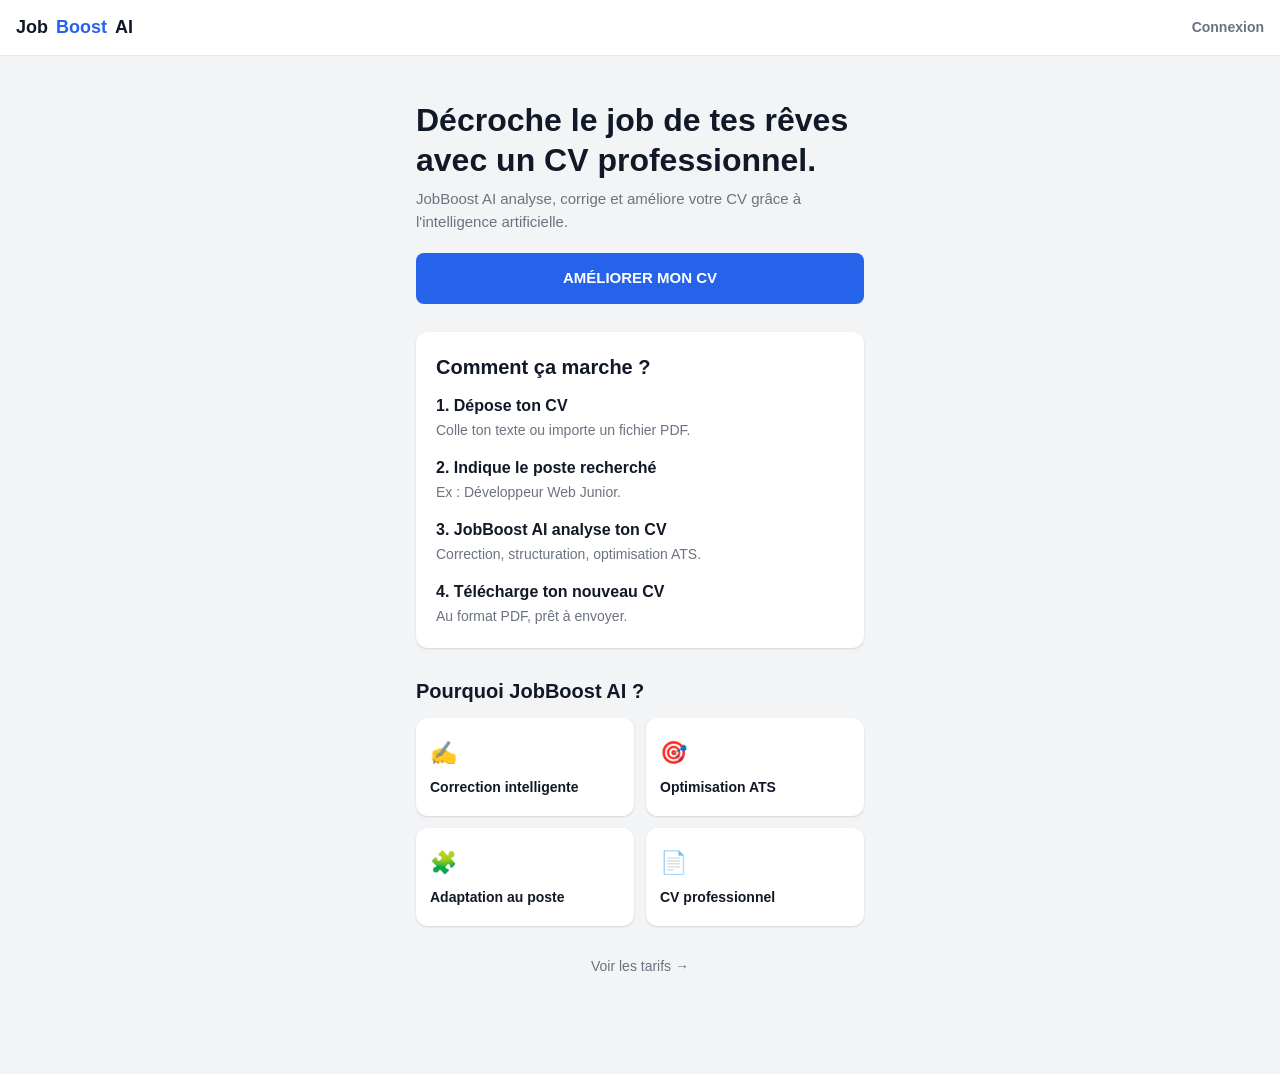
<file: index.html>
<!DOCTYPE html>
<html lang="fr">
<head>
<meta charset="UTF-8">
<meta name="viewport" content="width=device-width, initial-scale=1.0, viewport-fit=cover">
<title>JobBoost AI — Boostez votre CV avec l'IA</title>
<meta name="description" content="JobBoost AI analyse, corrige et améliore votre CV grâce à l'intelligence artificielle.">
<link rel="stylesheet" href="style.css">
</head>
<body>

<header class="topbar">
  <div class="topbar__brand">Job<span>Boost</span> AI</div>
  <a href="login.html" class="muted" style="font-weight:600;">Connexion</a>
</header>

<main class="container">
  <section style="padding-top:12px;">
    <h1>Décroche le job de tes rêves avec un CV professionnel.</h1>
    <p class="subtitle">JobBoost AI analyse, corrige et améliore votre CV grâce à l'intelligence artificielle.</p>
    <a href="login.html" class="btn btn--primary">AMÉLIORER MON CV</a>
  </section>

  <section class="card" style="margin-top:28px;">
    <h2>Comment ça marche ?</h2>
    <div style="display:flex; flex-direction:column; gap:14px;">
      <div><strong>1. Dépose ton CV</strong><br><span class="muted">Colle ton texte ou importe un fichier PDF.</span></div>
      <div><strong>2. Indique le poste recherché</strong><br><span class="muted">Ex : Développeur Web Junior.</span></div>
      <div><strong>3. JobBoost AI analyse ton CV</strong><br><span class="muted">Correction, structuration, optimisation ATS.</span></div>
      <div><strong>4. Télécharge ton nouveau CV</strong><br><span class="muted">Au format PDF, prêt à envoyer.</span></div>
    </div>
  </section>

  <section style="margin-top:28px;">
    <h2>Pourquoi JobBoost AI ?</h2>
    <div class="grid-actions">
      <div class="action-tile"><div class="action-tile__icon">✍️</div><div class="action-tile__label">Correction intelligente</div></div>
      <div class="action-tile"><div class="action-tile__icon">🎯</div><div class="action-tile__label">Optimisation ATS</div></div>
      <div class="action-tile"><div class="action-tile__icon">🧩</div><div class="action-tile__label">Adaptation au poste</div></div>
      <div class="action-tile"><div class="action-tile__icon">📄</div><div class="action-tile__label">CV professionnel</div></div>
    </div>
  </section>

  <section style="margin-top:28px; text-align:center;">
    <a href="pricing.html" class="muted">Voir les tarifs →</a>
  </section>
</main>

</body>
</html>
</file>
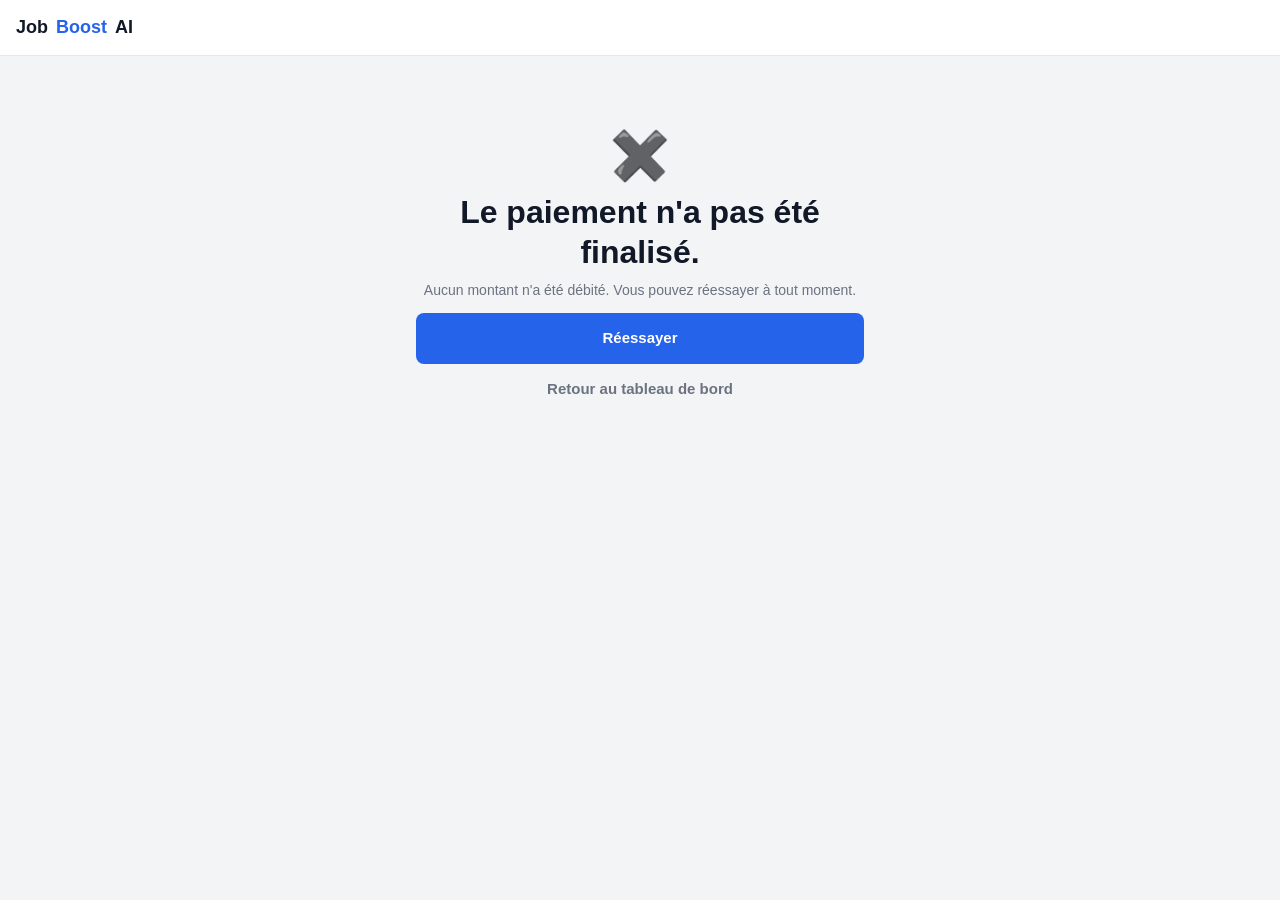
<file: cancel.html>
<!DOCTYPE html>
<html lang="fr">
<head>
<meta charset="UTF-8">
<meta name="viewport" content="width=device-width, initial-scale=1.0, viewport-fit=cover">
<title>Paiement annulé — JobBoost AI</title>
<link rel="stylesheet" href="style.css">
</head>
<body>

<header class="topbar">
  <div class="topbar__brand">Job<span>Boost</span> AI</div>
  <span style="width:32px;"></span>
</header>

<main class="container" style="text-align:center; padding-top:64px;">
  <div style="font-size:48px;">✖️</div>
  <h1>Le paiement n'a pas été finalisé.</h1>
  <p class="muted">Aucun montant n'a été débité. Vous pouvez réessayer à tout moment.</p>
  <a href="pricing.html" class="btn btn--primary">Réessayer</a>
  <a href="dashboard.html" class="btn btn--ghost">Retour au tableau de bord</a>
</main>

</body>
</html>
</file>
<file: style.css>
/* style.css — JobBoost AI
   Design mobile-first. Palette imposée par le brief :
   Bleu #2563EB · Blanc #FFFFFF · Gris #F3F4F6 · Texte #111827 */

:root {
  --blue: #2563EB;
  --blue-dark: #1D4ED8;
  --blue-light: #EFF4FF;
  --white: #FFFFFF;
  --gray: #F3F4F6;
  --gray-border: #E5E7EB;
  --text: #111827;
  --text-muted: #6B7280;
  --success: #16A34A;
  --success-bg: #F0FDF4;
  --danger: #DC2626;
  --danger-bg: #FEF2F2;
  --warning: #D97706;
  --warning-bg: #FFFBEB;
  --radius: 12px;
  --radius-sm: 8px;
  --shadow: 0 1px 2px rgba(17,24,39,0.06), 0 1px 3px rgba(17,24,39,0.08);
  --font: -apple-system, "Inter", "Segoe UI", Roboto, Helvetica, Arial, sans-serif;
  --max-width: 480px;
}

* { box-sizing: border-box; }

html, body {
  margin: 0;
  padding: 0;
  background: var(--gray);
  color: var(--text);
  font-family: var(--font);
  font-size: 16px;
  line-height: 1.5;
  -webkit-font-smoothing: antialiased;
}

a { color: var(--blue); text-decoration: none; }
a:hover { text-decoration: underline; }

img { max-width: 100%; display: block; }

.container {
  max-width: var(--max-width);
  margin: 0 auto;
  padding: 20px 16px 96px;
}

.container--wide { max-width: 720px; }

/* --- Topbar --- */
.topbar {
  position: sticky;
  top: 0;
  z-index: 20;
  background: var(--white);
  border-bottom: 1px solid var(--gray-border);
  display: flex;
  align-items: center;
  justify-content: space-between;
  padding: 14px 16px;
}

.topbar__brand {
  font-weight: 700;
  font-size: 18px;
  color: var(--text);
  display: flex;
  align-items: center;
  gap: 8px;
}

.topbar__brand span { color: var(--blue); }

.topbar__back {
  border: none;
  background: none;
  font-size: 20px;
  color: var(--text);
  cursor: pointer;
  padding: 4px 8px;
}

/* --- Typography --- */
h1 { font-size: 26px; font-weight: 800; line-height: 1.25; margin: 0 0 8px; }
h2 { font-size: 20px; font-weight: 700; margin: 0 0 12px; }
h3 { font-size: 16px; font-weight: 700; margin: 0 0 8px; }
p { margin: 0 0 12px; color: var(--text); }
.subtitle { color: var(--text-muted); font-size: 15px; margin-bottom: 20px; }
.muted { color: var(--text-muted); font-size: 14px; }

/* --- Buttons --- */
.btn {
  display: inline-flex;
  align-items: center;
  justify-content: center;
  gap: 8px;
  width: 100%;
  padding: 14px 18px;
  border-radius: var(--radius-sm);
  border: none;
  font-size: 15px;
  font-weight: 600;
  cursor: pointer;
  transition: background 0.15s ease, transform 0.05s ease;
  font-family: inherit;
}
.btn:active { transform: scale(0.98); }
.btn:disabled { opacity: 0.55; cursor: not-allowed; transform: none; }

.btn--primary { background: var(--blue); color: var(--white); }
.btn--primary:hover:not(:disabled) { background: var(--blue-dark); }

.btn--secondary { background: var(--white); color: var(--blue); border: 1px solid var(--blue); }
.btn--secondary:hover:not(:disabled) { background: var(--blue-light); }

.btn--ghost { background: transparent; color: var(--text-muted); }

.btn--danger { background: var(--danger); color: var(--white); }

.btn--sm { width: auto; padding: 8px 14px; font-size: 14px; }

/* --- Cards --- */
.card {
  background: var(--white);
  border-radius: var(--radius);
  box-shadow: var(--shadow);
  padding: 20px;
  margin-bottom: 16px;
}

.card--flush { padding: 0; overflow: hidden; }

/* --- Forms --- */
.field { margin-bottom: 16px; }
.field label {
  display: block;
  font-size: 13px;
  font-weight: 600;
  color: var(--text-muted);
  margin-bottom: 6px;
}
.field input,
.field textarea,
.field select {
  width: 100%;
  padding: 12px 14px;
  border: 1px solid var(--gray-border);
  border-radius: var(--radius-sm);
  font-size: 15px;
  font-family: inherit;
  background: var(--white);
  color: var(--text);
}
.field input:focus,
.field textarea:focus,
.field select:focus {
  outline: none;
  border-color: var(--blue);
  box-shadow: 0 0 0 3px var(--blue-light);
}
.field textarea { resize: vertical; min-height: 160px; }

/* --- Alerts / states --- */
.alert {
  border-radius: var(--radius-sm);
  padding: 12px 14px;
  font-size: 14px;
  margin-bottom: 16px;
  display: none;
}
.alert--visible { display: block; }
.alert--error { background: var(--danger-bg); color: var(--danger); }
.alert--success { background: var(--success-bg); color: var(--success); }
.alert--warning { background: var(--warning-bg); color: var(--warning); }
.alert--info { background: var(--blue-light); color: var(--blue-dark); }

/* --- Loading --- */
.spinner {
  width: 20px; height: 20px;
  border: 3px solid rgba(255,255,255,0.4);
  border-top-color: var(--white);
  border-radius: 50%;
  animation: spin 0.7s linear infinite;
}
.btn--secondary .spinner, .btn--ghost .spinner { border-color: rgba(37,99,235,0.25); border-top-color: var(--blue); }
@keyframes spin { to { transform: rotate(360deg); } }

.progress {
  width: 100%;
  height: 8px;
  background: var(--gray-border);
  border-radius: 99px;
  overflow: hidden;
  margin: 16px 0;
}
.progress__bar {
  height: 100%;
  width: 0%;
  background: var(--blue);
  border-radius: 99px;
  transition: width 0.4s ease;
}

.hidden { display: none !important; }

/* --- Badges --- */
.badge {
  display: inline-block;
  padding: 4px 10px;
  border-radius: 99px;
  font-size: 12px;
  font-weight: 700;
}
.badge--free { background: var(--gray-border); color: var(--text-muted); }
.badge--pro { background: var(--blue-light); color: var(--blue-dark); }
.badge--premium { background: #EDE9FE; color: #6D28D9; }
.badge--gold { background: #FEF3C7; color: #92400E; }

/* --- Dashboard grid --- */
.grid-actions {
  display: grid;
  grid-template-columns: 1fr 1fr;
  gap: 12px;
}
.action-tile {
  background: var(--white);
  border-radius: var(--radius);
  box-shadow: var(--shadow);
  padding: 18px 14px;
  text-align: left;
  border: none;
  cursor: pointer;
  font-family: inherit;
}
.action-tile__icon { font-size: 22px; margin-bottom: 8px; }
.action-tile__label { font-size: 14px; font-weight: 700; color: var(--text); }

/* --- Bottom nav --- */
.bottom-nav {
  position: fixed;
  bottom: 0; left: 0; right: 0;
  background: var(--white);
  border-top: 1px solid var(--gray-border);
  display: flex;
  justify-content: space-around;
  padding: 8px 0 max(8px, env(safe-area-inset-bottom));
  z-index: 30;
}
.bottom-nav a {
  display: flex;
  flex-direction: column;
  align-items: center;
  gap: 2px;
  font-size: 11px;
  color: var(--text-muted);
  padding: 4px 10px;
}
.bottom-nav a.active { color: var(--blue); font-weight: 700; }
.bottom-nav a span:first-child { font-size: 18px; }

/* --- Pricing --- */
.plan-card {
  border: 2px solid var(--gray-border);
  border-radius: var(--radius);
  padding: 20px;
  margin-bottom: 14px;
  background: var(--white);
}
.plan-card--featured { border-color: var(--blue); }
.plan-card__price { font-size: 28px; font-weight: 800; margin: 6px 0 14px; }
.plan-card__price span { font-size: 14px; font-weight: 500; color: var(--text-muted); }
.plan-card ul { margin: 0 0 16px; padding-left: 18px; color: var(--text-muted); font-size: 14px; }
.plan-card li { margin-bottom: 4px; }

/* --- Payment channels --- */
.channels { display: flex; gap: 10px; flex-wrap: wrap; margin: 12px 0 16px; }
.channel-chip {
  background: var(--gray);
  border-radius: 99px;
  padding: 6px 12px;
  font-size: 13px;
  font-weight: 600;
  color: var(--text);
}

/* --- Result page sections --- */
.result-section { margin-bottom: 20px; }
.result-section textarea,
.result-section input {
  width: 100%;
  border: 1px solid var(--gray-border);
  border-radius: var(--radius-sm);
  padding: 10px 12px;
  font-family: inherit;
  font-size: 14px;
  margin-bottom: 8px;
}
.experience-block, .education-block {
  border-left: 3px solid var(--blue-light);
  padding-left: 12px;
  margin-bottom: 16px;
}
.skill-tag {
  display: inline-block;
  background: var(--blue-light);
  color: var(--blue-dark);
  padding: 4px 10px;
  border-radius: 99px;
  font-size: 13px;
  margin: 0 6px 6px 0;
}
.ats-score {
  display: flex;
  align-items: center;
  gap: 14px;
}
.ats-score__value { font-size: 32px; font-weight: 800; color: var(--blue); }

/* --- Responsive: from small tablets up --- */
@media (min-width: 640px) {
  .container { padding-top: 32px; }
  h1 { font-size: 32px; }
}
</file>
